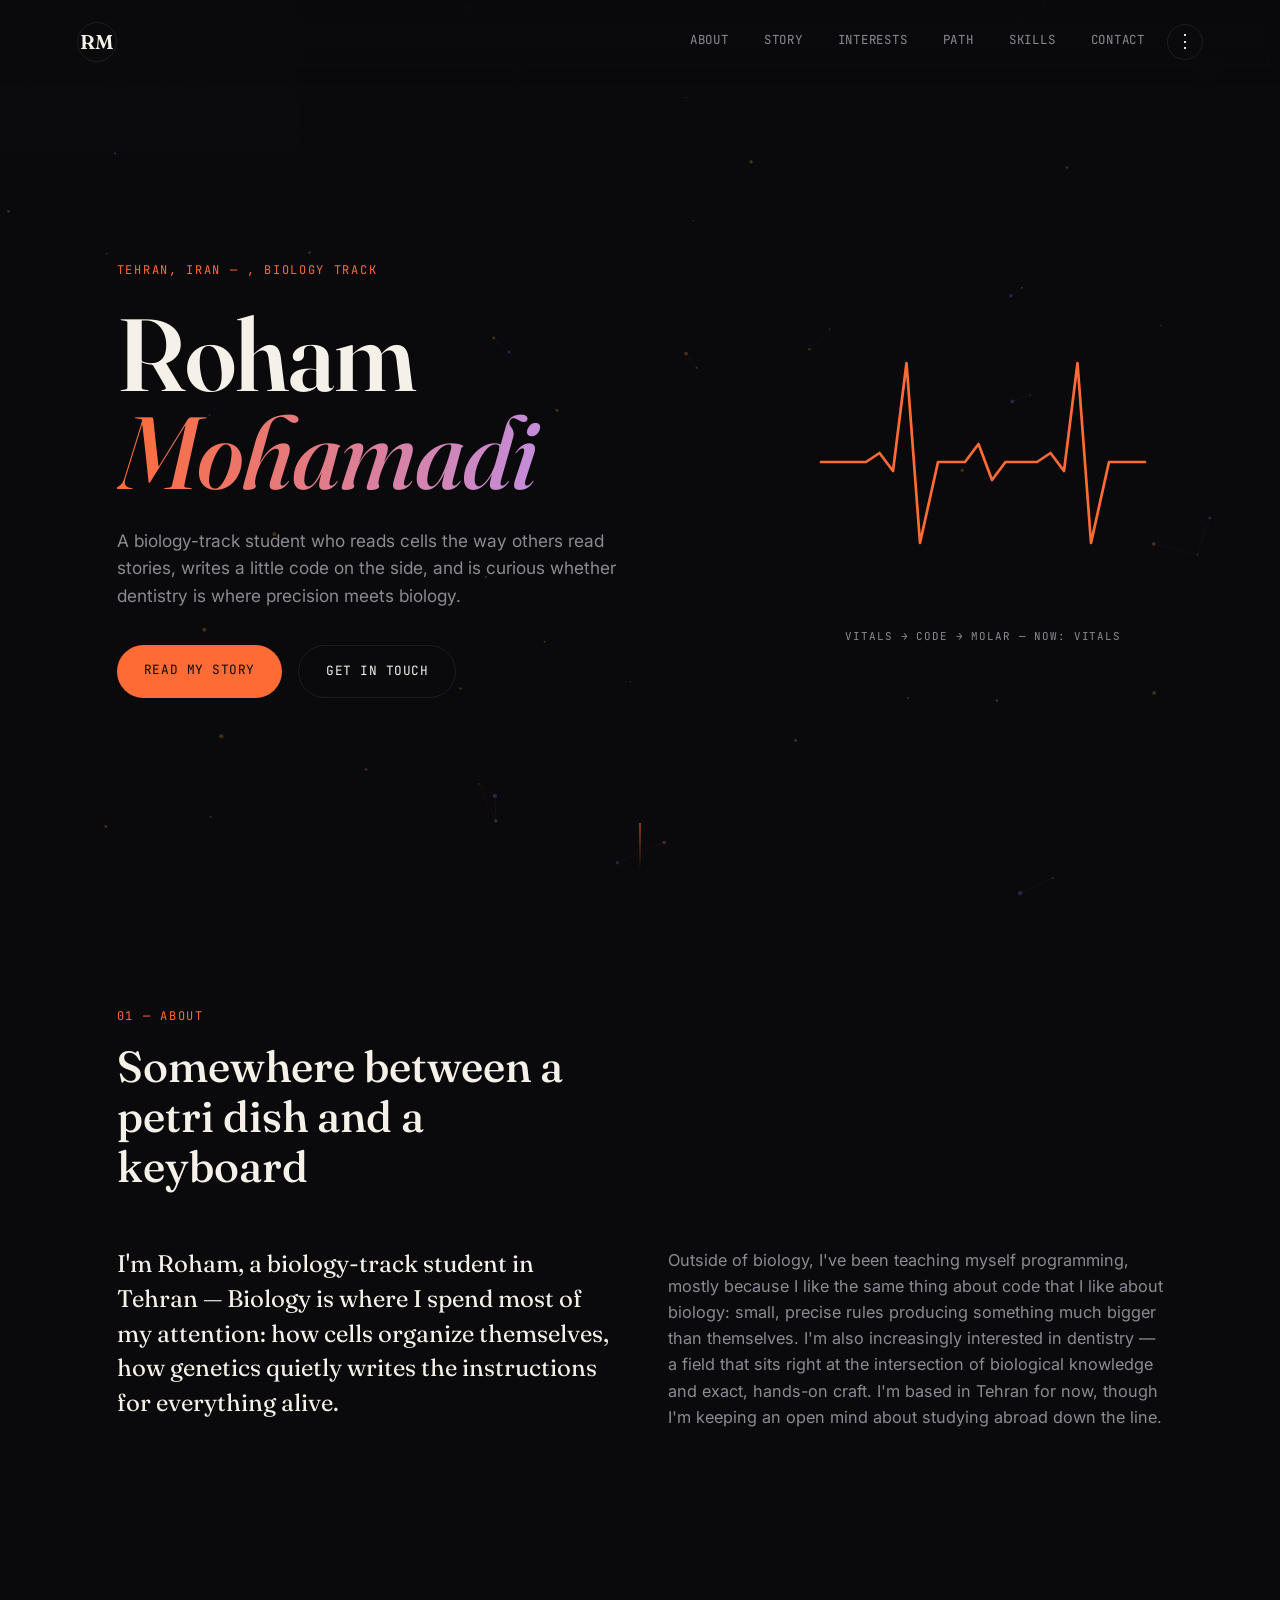
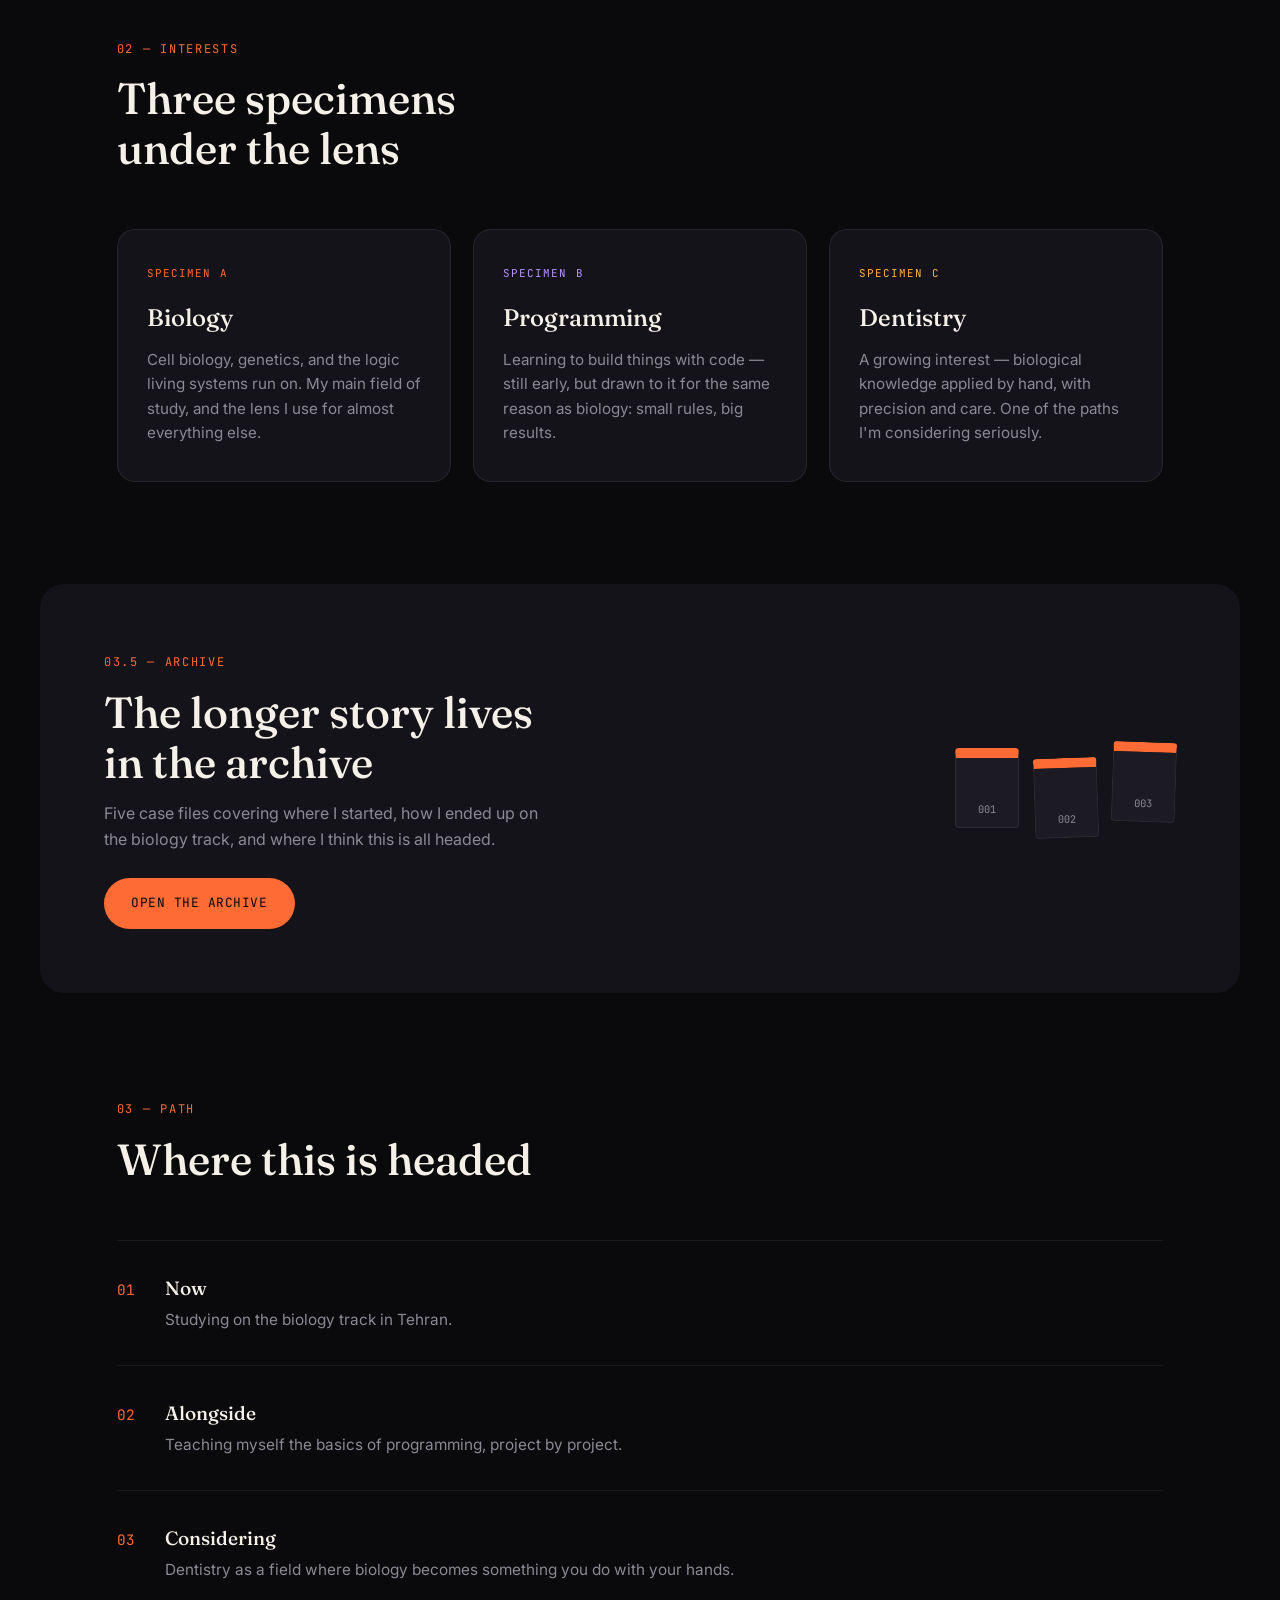
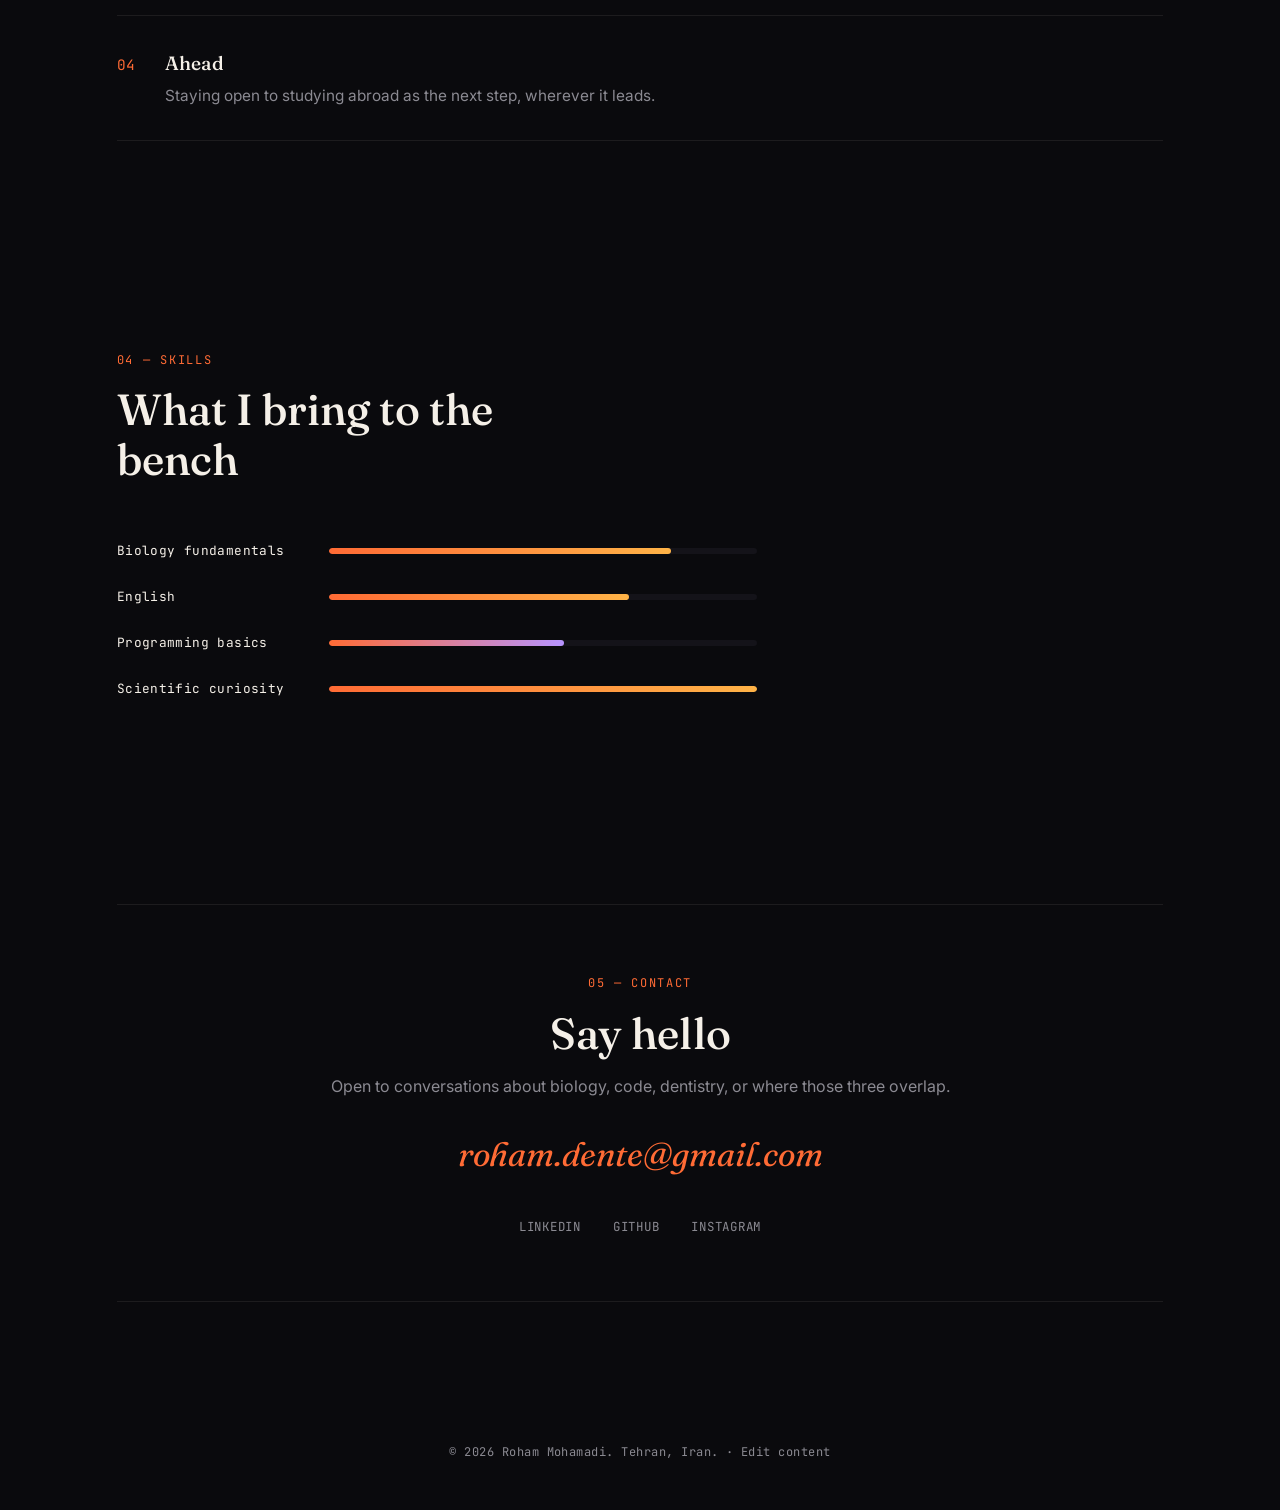
<file: index.html>
<!DOCTYPE html>
<html lang="en">
<head>
<meta charset="UTF-8">
<script>
(function(){
  try{
    if (localStorage.getItem('rm-theme') === 'light') document.documentElement.setAttribute('data-theme','light');
    if (localStorage.getItem('rm-motion') === 'reduced') document.documentElement.setAttribute('data-motion','reduced');
  }catch(e){}
})();
</script>
<meta name="viewport" content="width=device-width, initial-scale=1.0">
<title>Roham Mohamadi — Biology Student &amp; Curious Mind, Tehran</title>
<meta name="description" content="Roham Mohamadi is a NODET (SAMPAD) biology-track high school student in Tehran, exploring genetics, dentistry, and code. Official personal site.">
<meta name="keywords" content="Roham Mohamadi, Roham Mohamadi Tehran, Roham Mohamadi biology, Roham Mohamadi student">
<meta name="author" content="Roham Mohamadi">
<meta name="robots" content="index, follow">
<link rel="canonical" href="https://roham615.github.io/roham-mohamadi-site/">

<!-- Open Graph -->
<meta property="og:type" content="profile">
<meta property="og:title" content="Roham Mohamadi — Biology Student & Curious Mind">
<meta property="og:description" content="Personal site of Roham Mohamadi: NODET (SAMPAD) biology-track student in Tehran, exploring genetics, dentistry, and programming.">
<meta property="og:url" content="https://roham615.github.io/roham-mohamadi-site/">
<meta property="og:site_name" content="Roham Mohamadi">
<meta property="profile:first_name" content="Roham">
<meta property="profile:last_name" content="Mohamadi">

<!-- Twitter -->
<meta name="twitter:card" content="summary_large_image">
<meta name="twitter:title" content="Roham Mohamadi — Biology Student & Curious Mind">
<meta name="twitter:description" content="NODET (SAMPAD) biology-track student in Tehran, exploring genetics, dentistry, and programming.">

<link rel="icon" href="data:image/svg+xml,<svg xmlns=%22http://www.w3.org/2000/svg%22 viewBox=%220 0 100 100%22><circle cx=%2250%22 cy=%2250%22 r=%2245%22 fill=%22%230a0a0d%22/><text x=%2250%22 y=%2266%22 font-size=%2260%22 fill=%22%23ff6b35%22 text-anchor=%22middle%22 font-family=%22Georgia%22>R</text></svg>">

<link rel="preconnect" href="https://fonts.googleapis.com">
<link rel="preconnect" href="https://fonts.gstatic.com" crossorigin>
<link href="https://fonts.googleapis.com/css2?family=Fraunces:ital,opsz,wght@0,9..144,400;0,9..144,500;0,9..144,600;0,9..144,700;1,9..144,500&family=Inter:wght@400;500;600&family=JetBrains+Mono:wght@400;500&display=swap" rel="stylesheet">

<link rel="stylesheet" href="css/style.css">

<script type="application/ld+json">
{
  "@context": "https://schema.org",
  "@type": "Person",
  "name": "Roham Mohamadi",
  "alternateName": "Roham",
  "url": "https://roham615.github.io/roham-mohamadi-site/",
  "jobTitle": "High School Student",
  "affiliation": {
    "@type": "EducationalOrganization",
    "name": "NODET (SAMPAD) — National Organization for Development of Exceptional Talents"
  },
  "address": {
    "@type": "PostalAddress",
    "addressLocality": "Tehran",
    "addressCountry": "IR"
  },
  "knowsAbout": ["Biology", "Genetics", "Dentistry", "Programming", "Computer Science"],
  "description": "Roham Mohamadi is a biology-track student at NODET (SAMPAD) in Tehran, interested in genetics, dentistry, and programming."
}
</script>
</head>
<body>

<canvas id="bg-canvas"></canvas>
<div class="cursor-glow" id="cursorGlow"></div>
<svg class="grain-overlay" xmlns="http://www.w3.org/2000/svg">
  <filter id="grainFilter"><feTurbulence type="fractalNoise" baseFrequency="0.85" numOctaves="2" stitchTiles="stitch"/></filter>
  <rect width="100%" height="100%" filter="url(#grainFilter)"/>
</svg>

<div class="progress-bar" id="progressBar"></div>

<header class="nav" id="nav">
  <a href="#top" class="nav-mark">RM</a>
  <div class="nav-right">
    <nav class="nav-links">
      <a href="#about">About</a>
      <a href="biography.html">Story</a>
      <a href="#interests">Interests</a>
      <a href="#path">Path</a>
      <a href="#skills">Skills</a>
      <a href="#contact">Contact</a>
    </nav>
    <button class="hamburger" id="hamburger" aria-label="Open menu" aria-expanded="false">
      <span></span><span></span><span></span>
    </button>
    <button class="settings-btn" id="settingsBtn" aria-label="Site settings" aria-expanded="false">&#8942;</button>
  </div>
</header>

<div class="settings-panel" id="settingsPanel">
  <div class="settings-row">
    <span>Theme</span>
    <div class="theme-toggle" role="group" aria-label="Theme">
      <button type="button" class="theme-opt active" data-theme-choice="dark">Dark</button>
      <button type="button" class="theme-opt" data-theme-choice="light">Light</button>
    </div>
  </div>
  <div class="settings-row">
    <span>Reduce motion</span>
    <button type="button" class="switch" id="motionSwitch" role="switch" aria-checked="false"><span></span></button>
  </div>
  <a href="admin/" class="settings-link">Edit content</a>
  <a href="https://github.com/roham615/roham-mohamadi-site" target="_blank" rel="noopener" class="settings-link">View source on GitHub</a>
</div>

<div class="mobile-menu" id="mobileMenu">
  <a href="#about">About</a>
  <a href="biography.html">Story</a>
  <a href="#interests">Interests</a>
  <a href="#path">Path</a>
  <a href="#skills">Skills</a>
  <a href="#contact">Contact</a>
</div>

<main>

  <!-- HERO -->
  <section class="hero" id="top">
    <div class="hero-inner">
      <p class="eyebrow reveal" id="hero-eyebrow">Tehran, Iran &mdash; NODET / SAMPAD, Biology Track</p>
      <h1 class="hero-name reveal">
        <span class="hero-name-line" id="hero-first-name">Roham</span>
        <span class="hero-name-line hero-name-accent" id="hero-last-name">Mohamadi</span>
      </h1>
      <p class="hero-sub reveal" id="hero-subtitle">
        A biology-track student who reads cells the way others read stories,
        writes a little code on the side, and is curious whether dentistry
        is where precision meets biology.
      </p>
      <div class="hero-actions reveal">
        <a href="#about" class="btn btn-primary">Read my story</a>
        <a href="#contact" class="btn btn-ghost">Get in touch</a>
      </div>
    </div>
    <div class="hero-visual" aria-hidden="true">
      <svg id="specimenSvg" viewBox="0 0 400 340" fill="none" xmlns="http://www.w3.org/2000/svg">
        <!-- Stage 1: heartbeat / EKG waveform -->
        <path id="ekgPath"
          d="M20 170 L70 170 L85 160 L100 180 L115 60 L130 260 L150 170 L180 170
             L195 150 L210 190 L225 170 L260 170 L275 160 L290 180 L305 60 L320 260 L340 170 L380 170"
          stroke="#ff6b35" stroke-width="3" stroke-linecap="round" stroke-linejoin="round" fill="none"/>
        <!-- Stage 2: code brackets -->
        <path id="codePath"
          d="M170 90 C150 90 145 105 145 125 C145 145 130 155 115 160 C130 165 145 175 145 195 C145 215 150 230 170 230
             M230 90 C250 90 255 105 255 125 C255 145 270 155 285 160 C270 165 255 175 255 195 C255 215 250 230 230 230
             M175 130 L215 130
             M175 155 L205 155
             M175 180 L225 180"
          stroke="#b794ff" stroke-width="3" stroke-linecap="round" stroke-linejoin="round" fill="none" opacity="0"/>
        <!-- Stage 3: molar -->
        <path id="molarPath"
          d="M130 210 C120 250, 140 280, 165 275 C180 272, 178 245, 190 245 C202 245, 200 274, 218 276
             C244 279, 262 248, 250 208 C244 188, 224 178, 200 180 C176 178, 138 188, 130 210 Z"
          stroke="#ffb347" stroke-width="3" stroke-linecap="round" stroke-linejoin="round" fill="none" opacity="0"/>
      </svg>
      <span class="visual-caption" id="visualCaption">vitals &rarr; code &rarr; molar</span>
    </div>
    <div class="scroll-cue" aria-hidden="true"><span></span></div>
  </section>

  <!-- ABOUT -->
  <section class="about" id="about">
    <div class="section-head reveal">
      <span class="eyebrow">01 &mdash; About</span>
      <h2>Somewhere between a petri dish and a keyboard</h2>
    </div>
    <div class="about-grid">
      <p class="about-lead reveal" id="about-lead">
        I'm Roham, a biology-track student in the NODET (SAMPAD) system in Tehran &mdash;
        a national program for students who lean hard into science early.
        Biology is where I spend most of my attention: how cells organize
        themselves, how genetics quietly writes the instructions for
        everything alive.
      </p>
      <p class="about-detail reveal" id="about-detail">
        Outside of biology, I've been teaching myself programming, mostly
        because I like the same thing about code that I like about biology:
        small, precise rules producing something much bigger than themselves.
        I'm also increasingly interested in dentistry &mdash; a field that
        sits right at the intersection of biological knowledge and exact,
        hands-on craft. I'm based in Tehran for now, though I'm keeping an
        open mind about studying abroad down the line.
      </p>
    </div>
  </section>

  <!-- INTERESTS -->
  <section class="interests" id="interests">
    <div class="section-head reveal">
      <span class="eyebrow">02 &mdash; Interests</span>
      <h2>Three specimens under the lens</h2>
    </div>
    <div class="specimen-grid">
      <article class="specimen-card reveal">
        <div class="specimen-tag" id="card1-tag">SPECIMEN A</div>
        <h3 id="card1-title">Biology</h3>
        <p id="card1-desc">Cell biology, genetics, and the logic living systems run on. My main field of study, and the lens I use for almost everything else.</p>
      </article>
      <article class="specimen-card reveal">
        <div class="specimen-tag" id="card2-tag">SPECIMEN B</div>
        <h3 id="card2-title">Programming</h3>
        <p id="card2-desc">Learning to build things with code &mdash; still early, but drawn to it for the same reason as biology: small rules, big results.</p>
      </article>
      <article class="specimen-card reveal">
        <div class="specimen-tag" id="card3-tag">SPECIMEN C</div>
        <h3 id="card3-title">Dentistry</h3>
        <p id="card3-desc">A growing interest &mdash; biological knowledge applied by hand, with precision and care. One of the paths I'm considering seriously.</p>
      </article>
    </div>
  </section>

  <!-- BIOGRAPHY TEASER -->
  <section class="bio-teaser" id="biography">
    <div class="bio-teaser-inner reveal">
      <span class="eyebrow">03.5 &mdash; Archive</span>
      <h2>The longer story lives in the archive</h2>
      <p>Five case files covering where I started, how I ended up on the biology track, and where I think this is all headed.</p>
      <a href="biography.html" class="btn btn-primary">Open the archive</a>
    </div>
    <div class="bio-teaser-visual" aria-hidden="true">
      <div class="mini-folder">001</div>
      <div class="mini-folder">002</div>
      <div class="mini-folder">003</div>
    </div>
  </section>

  <!-- PATH / TIMELINE -->
  <section class="path" id="path">
    <div class="section-head reveal">
      <span class="eyebrow">03 &mdash; Path</span>
      <h2>Where this is headed</h2>
    </div>
    <ol class="timeline">
      <li class="timeline-item reveal">
        <span class="timeline-index">01</span>
        <div class="timeline-body">
          <h3 id="tl1-title">Now</h3>
          <p id="tl1-desc">Studying on the biology track at NODET (SAMPAD) in Tehran.</p>
        </div>
      </li>
      <li class="timeline-item reveal">
        <span class="timeline-index">02</span>
        <div class="timeline-body">
          <h3 id="tl2-title">Alongside</h3>
          <p id="tl2-desc">Teaching myself the basics of programming, project by project.</p>
        </div>
      </li>
      <li class="timeline-item reveal">
        <span class="timeline-index">03</span>
        <div class="timeline-body">
          <h3 id="tl3-title">Considering</h3>
          <p id="tl3-desc">Dentistry as a field where biology becomes something you do with your hands.</p>
        </div>
      </li>
      <li class="timeline-item reveal">
        <span class="timeline-index">04</span>
        <div class="timeline-body">
          <h3 id="tl4-title">Ahead</h3>
          <p id="tl4-desc">Staying open to studying abroad as the next step, wherever it leads.</p>
        </div>
      </li>
    </ol>
  </section>

  <!-- SKILLS -->
  <section class="skills" id="skills">
    <div class="section-head reveal">
      <span class="eyebrow">04 &mdash; Skills</span>
      <h2>What I bring to the bench</h2>
    </div>
    <div class="skills-grid">
      <div class="skill-row reveal">
        <span class="skill-name" id="skill1-name">Biology fundamentals</span>
        <div class="skill-bar" id="skill1-bar"><span style="--level:88%"></span></div>
      </div>
      <div class="skill-row reveal">
        <span class="skill-name" id="skill2-name">Genetics</span>
        <div class="skill-bar" id="skill2-bar"><span style="--level:75%"></span></div>
      </div>
      <div class="skill-row reveal">
        <span class="skill-name" id="skill3-name">Programming basics</span>
        <div class="skill-bar" id="skill3-bar"><span style="--level:55%"></span></div>
      </div>
      <div class="skill-row reveal">
        <span class="skill-name" id="skill4-name">Scientific curiosity</span>
        <div class="skill-bar" id="skill4-bar"><span style="--level:97%"></span></div>
      </div>
    </div>
  </section>

  <!-- CONTACT -->
  <section class="contact" id="contact">
    <div class="contact-inner reveal">
      <span class="eyebrow">05 &mdash; Contact</span>
      <h2>Say hello</h2>
      <p id="contact-desc">Open to conversations about biology, code, dentistry, or where those three overlap.</p>
      <a class="contact-email" id="contact-email" href="mailto:your-email@example.com">your-email@example.com</a>
      <div class="contact-socials">
        <a href="#" id="contact-linkedin" aria-label="LinkedIn">LinkedIn</a>
        <a href="#" id="contact-github" aria-label="GitHub">GitHub</a>
        <a href="#" id="contact-instagram" aria-label="Instagram">Instagram</a>
      </div>
    </div>
  </section>

</main>

<footer class="site-footer">
  <p>&copy; <span id="year"></span> Roham Mohamadi. Tehran, Iran. &middot; <a href="admin/" style="color:var(--gray);">Edit content</a></p>
</footer>

<script src="js/main.js"></script>
</body>
</html>
</file>
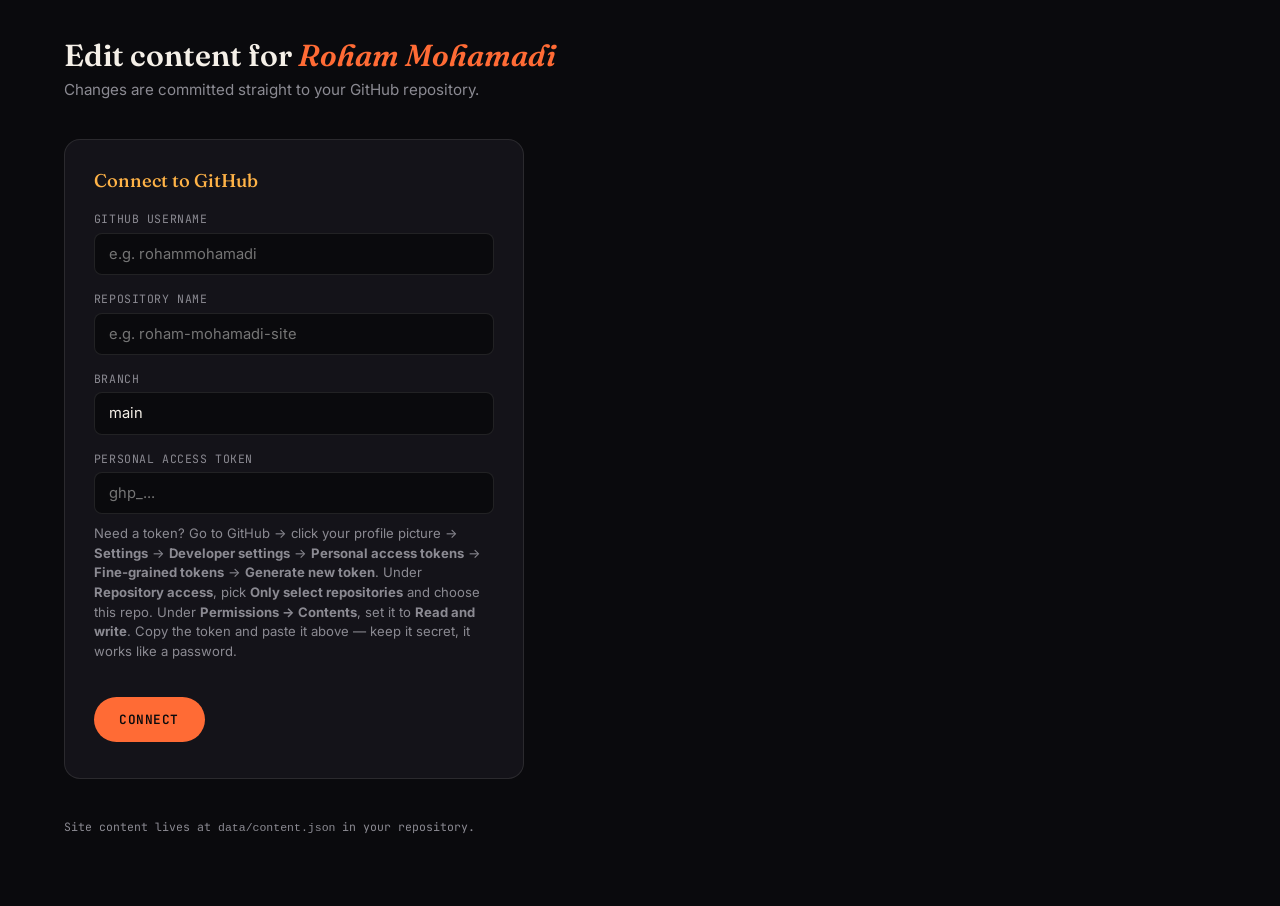
<file: admin/index.html>
<!DOCTYPE html>
<html lang="en">
<head>
<meta charset="UTF-8">
<meta name="viewport" content="width=device-width, initial-scale=1.0">
<title>Edit Content — Roham Mohamadi</title>
<meta name="robots" content="noindex, nofollow">
<link rel="preconnect" href="https://fonts.googleapis.com">
<link rel="preconnect" href="https://fonts.gstatic.com" crossorigin>
<link href="https://fonts.googleapis.com/css2?family=Fraunces:ital,opsz,wght@0,9..144,500;0,9..144,600;1,9..144,500&family=Inter:wght@400;500;600&family=JetBrains+Mono:wght@400;500&display=swap" rel="stylesheet">
<style>
  :root{
    --void:#0a0a0d; --panel:#141319; --panel-2:#1c1a22;
    --orange:#ff6b35; --amber:#ffb347; --bone:#f5f0e8; --gray:#8b8a92;
    --line:rgba(245,240,232,0.1);
    --display:"Fraunces", Georgia, serif;
    --body:"Inter", -apple-system, sans-serif;
    --mono:"JetBrains Mono", monospace;
  }
  *{box-sizing:border-box;}
  body{
    margin:0; background:var(--void); color:var(--bone);
    font-family:var(--body); min-height:100vh;
    padding:4vh 5vw 8vh;
  }
  h1{font-family:var(--display); font-weight:600; font-size:1.9rem; margin:0 0 0.4rem;}
  h1 span{color:var(--orange); font-style:italic;}
  .sub{color:var(--gray); margin:0 0 2.5rem; font-size:0.95rem;}
  .card{
    background:var(--panel); border:1px solid var(--line); border-radius:16px;
    padding:1.8rem; margin-bottom:1.4rem; max-width:640px;
  }
  .card h2{
    font-family:var(--display); font-weight:500; font-size:1.15rem;
    margin:0 0 1.2rem; color:var(--amber);
  }
  label{
    display:block; font-family:var(--mono); font-size:0.72rem;
    letter-spacing:0.05em; text-transform:uppercase; color:var(--gray);
    margin:1rem 0 0.4rem;
  }
  label:first-of-type{margin-top:0;}
  input[type=text], input[type=password], input[type=number], textarea{
    width:100%; background:var(--void); border:1px solid var(--line);
    border-radius:8px; padding:0.7rem 0.9rem; color:var(--bone);
    font-family:var(--body); font-size:0.92rem; resize:vertical;
    transition:border-color 0.25s ease;
  }
  input:focus, textarea:focus{outline:none; border-color:var(--orange);}
  textarea{min-height:70px; line-height:1.5;}
  .row2{display:grid; grid-template-columns:1fr 1fr; gap:1rem;}
  .btn{
    font-family:var(--mono); font-size:0.8rem; letter-spacing:0.04em;
    text-transform:uppercase; padding:0.85rem 1.6rem; border-radius:999px;
    border:none; cursor:pointer; transition:transform 0.25s ease, opacity 0.25s ease;
  }
  .btn-primary{background:var(--orange); color:var(--void); font-weight:600;}
  .btn-primary:hover{transform:translateY(-2px);}
  .btn-primary:disabled{opacity:0.5; cursor:not-allowed; transform:none;}
  .btn-ghost{background:transparent; border:1px solid var(--line); color:var(--bone);}
  .btn-ghost:hover{border-color:var(--orange); color:var(--orange);}
  .msg{
    font-family:var(--mono); font-size:0.82rem; padding:0.9rem 1rem;
    border-radius:10px; margin-bottom:1.4rem; max-width:640px; display:none;
  }
  .msg.show{display:block;}
  .msg.ok{background:rgba(255,107,53,0.12); border:1px solid rgba(255,107,53,0.35); color:var(--amber);}
  .msg.err{background:rgba(255,80,80,0.1); border:1px solid rgba(255,80,80,0.35); color:#ff8080;}
  .top-bar{display:flex; justify-content:space-between; align-items:center; flex-wrap:wrap; gap:1rem; margin-bottom:1.5rem; max-width:640px;}
  .hint{color:var(--gray); font-size:0.82rem; margin-top:0.6rem; line-height:1.5;}
  .hint a{color:var(--orange);}
  #app{display:none;}
  #loginScreen .card{max-width:460px;}
  footer{margin-top:2.5rem; color:var(--gray); font-family:var(--mono); font-size:0.72rem;}
  .section-actions{position:sticky; bottom:0; background:linear-gradient(to top, var(--void) 60%, transparent); padding:1.5rem 0 0.5rem; max-width:640px;}
</style>
</head>
<body>

<h1>Edit content for <span>Roham Mohamadi</span></h1>
<p class="sub">Changes are committed straight to your GitHub repository.</p>

<div id="loginScreen">
  <div class="msg err" id="loginError"></div>
  <div class="card">
    <h2>Connect to GitHub</h2>
    <label for="ghOwner">GitHub username</label>
    <input type="text" id="ghOwner" placeholder="e.g. rohammohamadi">
    <label for="ghRepo">Repository name</label>
    <input type="text" id="ghRepo" placeholder="e.g. roham-mohamadi-site">
    <label for="ghBranch">Branch</label>
    <input type="text" id="ghBranch" value="main">
    <label for="ghToken">Personal access token</label>
    <input type="password" id="ghToken" placeholder="ghp_...">
    <p class="hint">
      Need a token? Go to GitHub &rarr; click your profile picture &rarr;
      <b>Settings</b> &rarr; <b>Developer settings</b> &rarr;
      <b>Personal access tokens</b> &rarr; <b>Fine-grained tokens</b> &rarr;
      <b>Generate new token</b>. Under <b>Repository access</b>, pick
      <b>Only select repositories</b> and choose this repo. Under
      <b>Permissions &rarr; Contents</b>, set it to <b>Read and write</b>.
      Copy the token and paste it above &mdash; keep it secret, it works like a password.
    </p>
    <div class="section-actions" style="position:static; background:none; padding-top:1.4rem;">
      <button class="btn btn-primary" onclick="connect()">Connect</button>
    </div>
  </div>
</div>

<div id="app">
  <div class="top-bar">
    <span class="hint" id="repoLabel"></span>
    <button class="btn btn-ghost" onclick="logout()">Log out</button>
  </div>
  <div class="msg" id="statusMsg"></div>

  <div class="card">
    <h2>Hero</h2>
    <label>Eyebrow line</label>
    <input type="text" id="f_hero_eyebrow">
    <div class="row2">
      <div><label>First name</label><input type="text" id="f_hero_firstName"></div>
      <div><label>Last name</label><input type="text" id="f_hero_lastName"></div>
    </div>
    <label>Subtitle</label>
    <textarea id="f_hero_subtitle"></textarea>
  </div>

  <div class="card">
    <h2>About</h2>
    <label>Lead paragraph</label>
    <textarea id="f_about_lead"></textarea>
    <label>Detail paragraph</label>
    <textarea id="f_about_detail"></textarea>
  </div>

  <div class="card">
    <h2>Biography Archive Page</h2>
    <label>Page title</label>
    <input type="text" id="f_biography_pageTitle">
    <label>Page intro</label>
    <textarea id="f_biography_pageIntro"></textarea>
    <div id="biographyFields"></div>
  </div>

  <div class="card">
    <h2>Interests — 3 cards</h2>
    <div id="interestsFields"></div>
  </div>

  <div class="card">
    <h2>Path / Timeline — 4 steps</h2>
    <div id="timelineFields"></div>
  </div>

  <div class="card">
    <h2>Skills — 4 bars</h2>
    <div id="skillsFields"></div>
  </div>

  <div class="card">
    <h2>Contact</h2>
    <label>Description</label>
    <textarea id="f_contact_description"></textarea>
    <label>Email</label>
    <input type="text" id="f_contact_email">
    <div class="row2">
      <div><label>LinkedIn URL</label><input type="text" id="f_contact_linkedin"></div>
      <div><label>GitHub URL</label><input type="text" id="f_contact_github"></div>
    </div>
    <label>Instagram URL</label>
    <input type="text" id="f_contact_instagram">
  </div>

  <div class="section-actions">
    <button class="btn btn-primary" id="saveBtn" onclick="save()">Save &amp; publish</button>
  </div>
</div>

<footer>Site content lives at <code>data/content.json</code> in your repository.</footer>

<script>
let state = { owner:'', repo:'', branch:'main', token:'', sha:'' };

function buildRepeatingFields(containerId, keys, fields){
  const container = document.getElementById(containerId);
  container.innerHTML = keys.map((key, i) => {
    return `<div style="padding:0.9rem 0; border-top:${i>0 ? '1px solid var(--line)' : 'none'};">
      <label style="margin-top:${i>0?'0.9rem':'0'};">${key.label}</label>
      ${fields.map(f => `
        <label>${f.label}</label>
        ${f.type === 'textarea'
          ? `<textarea id="f_${key.id}_${f.name}"></textarea>`
          : `<input type="${f.type||'text'}" id="f_${key.id}_${f.name}">`}
      `).join('')}
    </div>`;
  }).join('');
}

buildRepeatingFields('biographyFields',
  [{id:'topic1',label:'Folder 1'},{id:'topic2',label:'Folder 2'},{id:'topic3',label:'Folder 3'},{id:'topic4',label:'Folder 4'},{id:'topic5',label:'Folder 5'}],
  [{name:'folderLabel',label:'Folder label (e.g. 001 — EARLY YEARS)'},{name:'title',label:'Title'},{name:'body',label:'Body text',type:'textarea'}]
);
buildRepeatingFields('interestsFields',
  [{id:'card1',label:'Card 1'},{id:'card2',label:'Card 2'},{id:'card3',label:'Card 3'}],
  [{name:'tag',label:'Tag label'},{name:'title',label:'Title'},{name:'description',label:'Description',type:'textarea'}]
);
buildRepeatingFields('timelineFields',
  [{id:'item1',label:'Step 1'},{id:'item2',label:'Step 2'},{id:'item3',label:'Step 3'},{id:'item4',label:'Step 4'}],
  [{name:'title',label:'Title'},{name:'description',label:'Description',type:'textarea'}]
);
buildRepeatingFields('skillsFields',
  [{id:'skill1',label:'Skill 1'},{id:'skill2',label:'Skill 2'},{id:'skill3',label:'Skill 3'},{id:'skill4',label:'Skill 4'}],
  [{name:'name',label:'Name'},{name:'level',label:'Level (0-100)',type:'number'}]
);

function b64EncodeUnicode(str){
  return btoa(encodeURIComponent(str).replace(/%([0-9A-F]{2})/g, (m, p1) => String.fromCharCode('0x' + p1)));
}
function b64DecodeUnicode(str){
  return decodeURIComponent(atob(str).split('').map(c => '%' + ('00' + c.charCodeAt(0).toString(16)).slice(-2)).join(''));
}

function showMsg(id, text, type){
  const el = document.getElementById(id);
  el.textContent = text;
  el.className = 'msg show ' + type;
}

async function connect(){
  const owner = document.getElementById('ghOwner').value.trim();
  const repo = document.getElementById('ghRepo').value.trim();
  const branch = document.getElementById('ghBranch').value.trim() || 'main';
  const token = document.getElementById('ghToken').value.trim();

  if (!owner || !repo || !token){
    showMsg('loginError', 'Please fill in username, repository name, and token.', 'err');
    return;
  }

  try{
    const res = await fetch(`https://api.github.com/repos/${owner}/${repo}/contents/data/content.json?ref=${branch}`, {
      headers: { Authorization: `token ${token}`, Accept: 'application/vnd.github+json' }
    });
    if (!res.ok){
      const body = await res.json().catch(() => ({}));
      throw new Error(body.message || `GitHub returned ${res.status}`);
    }
    const data = await res.json();
    const content = JSON.parse(b64DecodeUnicode(data.content.replace(/\n/g, '')));

    state = { owner, repo, branch, token, sha: data.sha };
    sessionStorage.setItem('rm_admin_state', JSON.stringify(state));

    fillForm(content);
    document.getElementById('loginScreen').style.display = 'none';
    document.getElementById('app').style.display = 'block';
    document.getElementById('repoLabel').textContent = `Connected to ${owner}/${repo} (${branch})`;
  }catch(err){
    showMsg('loginError', 'Could not connect: ' + err.message, 'err');
  }
}

function fillForm(data){
  const set = (id, val) => { const el = document.getElementById(id); if (el) el.value = val ?? ''; };
  set('f_hero_eyebrow', data.hero?.eyebrow);
  set('f_hero_firstName', data.hero?.firstName);
  set('f_hero_lastName', data.hero?.lastName);
  set('f_hero_subtitle', data.hero?.subtitle);
  set('f_about_lead', data.about?.lead);
  set('f_about_detail', data.about?.detail);
  set('f_biography_pageTitle', data.biography?.pageTitle);
  set('f_biography_pageIntro', data.biography?.pageIntro);
  ['topic1','topic2','topic3','topic4','topic5'].forEach(k => {
    set(`f_${k}_folderLabel`, data.biography?.[k]?.folderLabel);
    set(`f_${k}_title`, data.biography?.[k]?.title);
    set(`f_${k}_body`, data.biography?.[k]?.body);
  });
  ['card1','card2','card3'].forEach(k => {
    set(`f_${k}_tag`, data.interests?.[k]?.tag);
    set(`f_${k}_title`, data.interests?.[k]?.title);
    set(`f_${k}_description`, data.interests?.[k]?.description);
  });
  ['item1','item2','item3','item4'].forEach(k => {
    set(`f_${k}_title`, data.timeline?.[k]?.title);
    set(`f_${k}_description`, data.timeline?.[k]?.description);
  });
  ['skill1','skill2','skill3','skill4'].forEach(k => {
    set(`f_${k}_name`, data.skills?.[k]?.name);
    set(`f_${k}_level`, data.skills?.[k]?.level);
  });
  set('f_contact_description', data.contact?.description);
  set('f_contact_email', data.contact?.email);
  set('f_contact_linkedin', data.contact?.linkedin);
  set('f_contact_github', data.contact?.github);
  set('f_contact_instagram', data.contact?.instagram);
}

function collectForm(){
  const get = id => document.getElementById(id)?.value ?? '';
  const obj = {
    hero: {
      eyebrow: get('f_hero_eyebrow'), firstName: get('f_hero_firstName'),
      lastName: get('f_hero_lastName'), subtitle: get('f_hero_subtitle')
    },
    about: { lead: get('f_about_lead'), detail: get('f_about_detail') },
    biography: {
      pageTitle: get('f_biography_pageTitle'),
      pageIntro: get('f_biography_pageIntro')
    },
    interests: {}, timeline: {}, skills: {},
    contact: {
      description: get('f_contact_description'), email: get('f_contact_email'),
      linkedin: get('f_contact_linkedin'), github: get('f_contact_github'),
      instagram: get('f_contact_instagram')
    }
  };
  ['card1','card2','card3'].forEach(k => {
    obj.interests[k] = { tag: get(`f_${k}_tag`), title: get(`f_${k}_title`), description: get(`f_${k}_description`) };
  });
  ['topic1','topic2','topic3','topic4','topic5'].forEach(k => {
    obj.biography[k] = { folderLabel: get(`f_${k}_folderLabel`), title: get(`f_${k}_title`), body: get(`f_${k}_body`) };
  });
  ['item1','item2','item3','item4'].forEach(k => {
    obj.timeline[k] = { title: get(`f_${k}_title`), description: get(`f_${k}_description`) };
  });
  ['skill1','skill2','skill3','skill4'].forEach(k => {
    obj.skills[k] = { name: get(`f_${k}_name`), level: Number(get(`f_${k}_level`)) || 0 };
  });
  return obj;
}

async function save(){
  const btn = document.getElementById('saveBtn');
  btn.disabled = true;
  btn.textContent = 'Saving…';
  try{
    const newContent = JSON.stringify(collectForm(), null, 2);
    const res = await fetch(`https://api.github.com/repos/${state.owner}/${state.repo}/contents/data/content.json`, {
      method: 'PUT',
      headers: { Authorization: `token ${state.token}`, Accept: 'application/vnd.github+json' },
      body: JSON.stringify({
        message: 'Update site content via admin panel',
        content: b64EncodeUnicode(newContent),
        sha: state.sha,
        branch: state.branch
      })
    });
    if (!res.ok){
      const body = await res.json().catch(() => ({}));
      throw new Error(body.message || `GitHub returned ${res.status}`);
    }
    const data = await res.json();
    state.sha = data.content.sha;
    showMsg('statusMsg', 'Saved. Your live site will update in about a minute.', 'ok');
  }catch(err){
    showMsg('statusMsg', 'Save failed: ' + err.message, 'err');
  }finally{
    btn.disabled = false;
    btn.textContent = 'Save & publish';
  }
}

function logout(){
  sessionStorage.removeItem('rm_admin_state');
  location.reload();
}

// Restore session if already connected in this tab
(function restore(){
  const saved = sessionStorage.getItem('rm_admin_state');
  if (!saved) return;
  try{
    const s = JSON.parse(saved);
    document.getElementById('ghOwner').value = s.owner;
    document.getElementById('ghRepo').value = s.repo;
    document.getElementById('ghBranch').value = s.branch;
    document.getElementById('ghToken').value = s.token;
    connect();
  }catch(e){}
})();
</script>
</body>
</html>
</file>
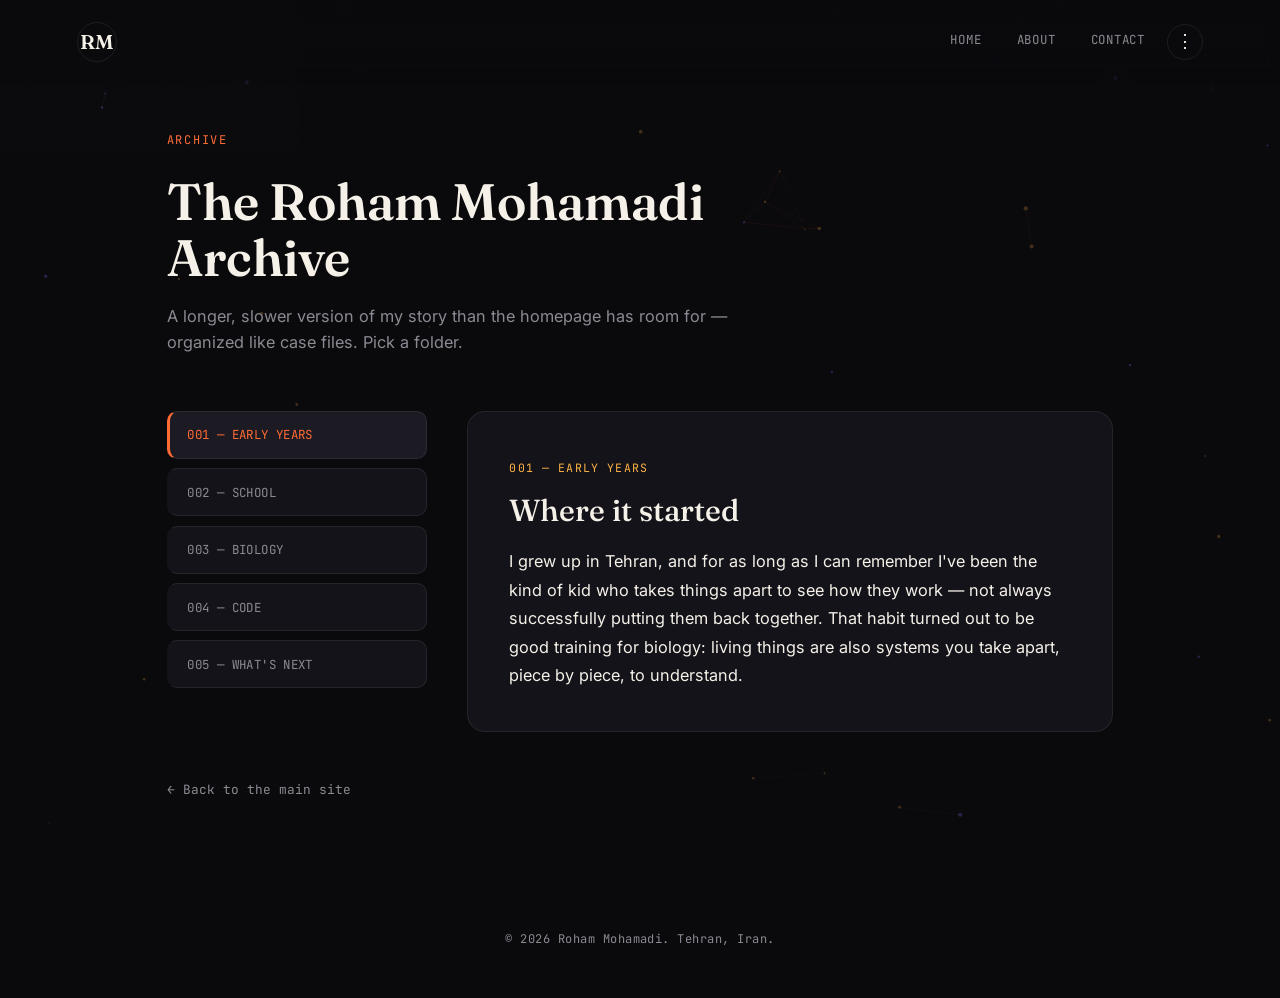
<file: biography.html>
<!DOCTYPE html>
<html lang="en">
<head>
<meta charset="UTF-8">
<script>
(function(){
  try{
    if (localStorage.getItem('rm-theme') === 'light') document.documentElement.setAttribute('data-theme','light');
    if (localStorage.getItem('rm-motion') === 'reduced') document.documentElement.setAttribute('data-motion','reduced');
  }catch(e){}
})();
</script>
<meta name="viewport" content="width=device-width, initial-scale=1.0">
<title>The Archive — Roham Mohamadi</title>
<meta name="description" content="The longer story of Roham Mohamadi — a biology-track NODET (SAMPAD) student in Tehran — told across five case files.">
<meta name="robots" content="index, follow">
<link rel="canonical" href="https://roham615.github.io/roham-mohamadi-site/biography.html">

<link rel="preconnect" href="https://fonts.googleapis.com">
<link rel="preconnect" href="https://fonts.gstatic.com" crossorigin>
<link href="https://fonts.googleapis.com/css2?family=Fraunces:ital,opsz,wght@0,9..144,400;0,9..144,500;0,9..144,600;0,9..144,700;1,9..144,500&family=Inter:wght@400;500;600&family=JetBrains+Mono:wght@400;500&display=swap" rel="stylesheet">
<link rel="stylesheet" href="css/style.css">
<link rel="stylesheet" href="css/biography.css">
</head>
<body>

<canvas id="bg-canvas"></canvas>
<div class="cursor-glow" id="cursorGlow"></div>
<svg class="grain-overlay" xmlns="http://www.w3.org/2000/svg">
  <filter id="grainFilter"><feTurbulence type="fractalNoise" baseFrequency="0.85" numOctaves="2" stitchTiles="stitch"/></filter>
  <rect width="100%" height="100%" filter="url(#grainFilter)"/>
</svg>

<div class="progress-bar" id="progressBar"></div>

<header class="nav" id="nav">
  <a href="index.html" class="nav-mark">RM</a>
  <div class="nav-right">
    <nav class="nav-links">
      <a href="index.html">Home</a>
      <a href="index.html#about">About</a>
      <a href="index.html#contact">Contact</a>
    </nav>
    <button class="hamburger" id="hamburger" aria-label="Open menu" aria-expanded="false">
      <span></span><span></span><span></span>
    </button>
    <button class="settings-btn" id="settingsBtn" aria-label="Site settings" aria-expanded="false">&#8942;</button>
  </div>
</header>

<div class="settings-panel" id="settingsPanel">
  <div class="settings-row">
    <span>Theme</span>
    <div class="theme-toggle" role="group" aria-label="Theme">
      <button type="button" class="theme-opt active" data-theme-choice="dark">Dark</button>
      <button type="button" class="theme-opt" data-theme-choice="light">Light</button>
    </div>
  </div>
  <div class="settings-row">
    <span>Reduce motion</span>
    <button type="button" class="switch" id="motionSwitch" role="switch" aria-checked="false"><span></span></button>
  </div>
  <a href="admin/" class="settings-link">Edit content</a>
  <a href="https://github.com/roham615/roham-mohamadi-site" target="_blank" rel="noopener" class="settings-link">View source on GitHub</a>
</div>

<div class="mobile-menu" id="mobileMenu">
  <a href="index.html">Home</a>
  <a href="index.html#about">About</a>
  <a href="index.html#contact">Contact</a>
</div>

<main class="archive-main">
  <div class="archive-head reveal">
    <span class="eyebrow" id="archiveEyebrow">Archive</span>
    <h1 id="archiveTitle">The Roham Mohamadi Archive</h1>
    <p id="archiveIntro">A longer, slower version of my story than the homepage has room for — organized like case files. Pick a folder.</p>
  </div>

  <div class="archive-body">
    <nav class="folder-rail" id="folderRail" aria-label="Biography topics"></nav>
    <article class="folder-content" id="folderContent">
      <span class="folder-content-tag" id="contentTag">&nbsp;</span>
      <h2 id="contentTitle">&nbsp;</h2>
      <p id="contentBody">Loading…</p>
    </article>
  </div>

  <a href="index.html" class="back-link">&larr; Back to the main site</a>
</main>

<footer class="site-footer">
  <p>&copy; <span id="year"></span> Roham Mohamadi. Tehran, Iran.</p>
</footer>

<script src="js/biography.js"></script>
</body>
</html>
</file>
<file: css/style.css>
/* ===== Tokens ===== */
:root{
  --void:#0a0a0d;
  --panel:#141319;
  --panel-2:#1c1a22;
  --orange:#ff6b35;
  --amber:#ffb347;
  --violet:#9b6bff;
  --violet-soft:#b794ff;
  --bone:#f5f0e8;
  --gray:#8b8a92;
  --line:rgba(245,240,232,0.08);

  --display:"Fraunces", Georgia, serif;
  --body:"Inter", -apple-system, sans-serif;
  --mono:"JetBrains Mono", monospace;

  --ease:cubic-bezier(.22,1,.36,1);
}

[data-theme="light"]{
  --void:#faf7f2;
  --panel:#ffffff;
  --panel-2:#f1ece3;
  --bone:#1a1a1f;
  --gray:#68676f;
  --line:rgba(10,10,13,0.1);
}
[data-theme="light"] body{background:var(--void);}
[data-theme="light"] .nav{background:linear-gradient(to bottom, rgba(250,247,242,0.9), transparent);}
[data-theme="light"] .switch{background:var(--panel-2);}
[data-theme="light"] .theme-toggle{background:var(--panel-2);}

*{margin:0;padding:0;box-sizing:border-box;}

html{scroll-behavior:smooth;}

@media (prefers-reduced-motion: reduce){
  html{scroll-behavior:auto;}
  *{animation-duration:0.01ms !important; animation-iteration-count:1 !important; transition-duration:0.01ms !important; scroll-behavior:auto !important;}
}
html[data-motion="reduced"]{scroll-behavior:auto;}
html[data-motion="reduced"] *{animation-duration:0.01ms !important; animation-iteration-count:1 !important; transition-duration:0.01ms !important; scroll-behavior:auto !important;}

body{
  background:var(--void);
  color:var(--bone);
  font-family:var(--body);
  line-height:1.6;
  overflow-x:hidden;
  position:relative;
}

a{color:inherit; text-decoration:none;}

::selection{background:var(--orange); color:var(--void);}

/* ===== Background canvas (molecular node field) ===== */
#bg-canvas{
  position:fixed;
  inset:0;
  z-index:0;
  opacity:0.55;
  pointer-events:none;
}

/* ===== Progress bar ===== */
.progress-bar{
  position:fixed;
  top:0; left:0;
  height:2px;
  width:0%;
  background:linear-gradient(90deg, var(--orange), var(--amber));
  z-index:100;
  transition:width 0.1s linear;
}

/* ===== Nav ===== */
.nav{
  position:fixed;
  top:0; left:0; right:0;
  z-index:50;
  display:flex;
  align-items:center;
  justify-content:space-between;
  padding:22px 6vw;
  backdrop-filter:blur(10px);
  background:linear-gradient(to bottom, rgba(10,10,13,0.85), transparent);
  transition:padding 0.3s var(--ease);
}
.nav-mark{
  font-family:var(--display);
  font-weight:600;
  font-size:1.25rem;
  letter-spacing:0.02em;
  color:var(--bone);
  border:1px solid var(--line);
  width:40px; height:40px;
  display:flex; align-items:center; justify-content:center;
  border-radius:50%;
  transition:border-color 0.3s var(--ease), color 0.3s var(--ease), transform 0.3s var(--ease);
}
.nav-mark:hover{border-color:var(--orange); color:var(--orange); transform:rotate(-8deg);}
.nav-right{display:flex; align-items:center; gap:1.4rem;}
.nav-links{display:flex; gap:2.2rem;}
.nav-links a{
  font-family:var(--mono);
  font-size:0.78rem;
  letter-spacing:0.06em;
  text-transform:uppercase;
  color:var(--gray);
  position:relative;
  padding-bottom:4px;
  transition:color 0.3s var(--ease);
}
.nav-links a::after{
  content:"";
  position:absolute;
  left:0; bottom:0;
  width:0%; height:1px;
  background:var(--orange);
  transition:width 0.35s var(--ease);
}
.nav-links a:hover{color:var(--bone);}
.nav-links a:hover::after{width:100%;}

.hamburger{
  display:none;
  flex-direction:column;
  justify-content:center;
  gap:5px;
  width:36px; height:36px;
  background:none;
  border:none;
  cursor:pointer;
  z-index:60;
}
.hamburger span{
  display:block;
  width:22px; height:2px;
  background:var(--bone);
  border-radius:2px;
  transition:transform 0.35s var(--ease), opacity 0.25s var(--ease), background 0.3s var(--ease);
}
.hamburger.open span:nth-child(1){transform:translateY(7px) rotate(45deg); background:var(--orange);}
.hamburger.open span:nth-child(2){opacity:0;}
.hamburger.open span:nth-child(3){transform:translateY(-7px) rotate(-45deg); background:var(--orange);}

.mobile-menu{
  position:fixed;
  inset:0;
  z-index:45;
  background:rgba(10,10,13,0.97);
  backdrop-filter:blur(14px);
  display:flex;
  flex-direction:column;
  align-items:center;
  justify-content:center;
  gap:1.8rem;
  opacity:0;
  pointer-events:none;
  transform:translateY(-12px);
  transition:opacity 0.4s var(--ease), transform 0.4s var(--ease);
}
.mobile-menu.open{
  opacity:1;
  pointer-events:auto;
  transform:translateY(0);
}
.mobile-menu a{
  font-family:var(--display);
  font-style:italic;
  font-size:1.8rem;
  color:var(--bone);
  transition:color 0.3s var(--ease);
}
.mobile-menu a:hover{color:var(--orange);}

@media (max-width:720px){
  .nav-links{display:none;}
  .hamburger{display:flex;}
}
@media (min-width:721px){
  .mobile-menu{display:none;}
}

/* ===== Settings button + panel ===== */
.settings-btn{
  background:none;
  border:1px solid var(--line);
  color:var(--bone);
  width:36px; height:36px;
  border-radius:50%;
  font-size:1.1rem;
  line-height:1;
  cursor:pointer;
  display:flex; align-items:center; justify-content:center;
  transition:border-color 0.3s var(--ease), color 0.3s var(--ease), transform 0.3s var(--ease);
}
.settings-btn:hover{border-color:var(--orange); color:var(--orange); transform:rotate(90deg);}

.settings-panel{
  position:fixed;
  top:70px; right:6vw;
  z-index:55;
  width:260px;
  background:var(--panel);
  border:1px solid var(--line);
  border-radius:14px;
  padding:1.1rem;
  box-shadow:0 20px 50px -12px rgba(0,0,0,0.5);
  opacity:0;
  transform:translateY(-8px) scale(0.98);
  pointer-events:none;
  transition:opacity 0.25s var(--ease), transform 0.25s var(--ease);
}
.settings-panel.open{
  opacity:1;
  transform:translateY(0) scale(1);
  pointer-events:auto;
}
.settings-row{
  display:flex;
  align-items:center;
  justify-content:space-between;
  padding:0.5rem 0;
  font-family:var(--mono);
  font-size:0.78rem;
  color:var(--bone);
}
.theme-toggle{
  display:flex;
  background:var(--void);
  border-radius:999px;
  padding:2px;
  gap:2px;
}
.theme-opt{
  background:none;
  border:none;
  color:var(--gray);
  font-family:var(--mono);
  font-size:0.68rem;
  text-transform:uppercase;
  padding:0.35rem 0.7rem;
  border-radius:999px;
  cursor:pointer;
  transition:background 0.3s var(--ease), color 0.3s var(--ease);
}
.theme-opt.active{background:var(--orange); color:var(--void);}

.switch{
  width:38px; height:22px;
  background:var(--void);
  border:1px solid var(--line);
  border-radius:999px;
  position:relative;
  cursor:pointer;
  padding:0;
}
.switch span{
  position:absolute;
  top:2px; left:2px;
  width:16px; height:16px;
  border-radius:50%;
  background:var(--gray);
  transition:transform 0.3s var(--ease), background 0.3s var(--ease);
}
.switch[aria-checked="true"] span{
  transform:translateX(16px);
  background:var(--orange);
}

.settings-link{
  display:block;
  font-family:var(--mono);
  font-size:0.78rem;
  color:var(--gray);
  padding:0.7rem 0;
  border-top:1px solid var(--line);
  margin-top:0.4rem;
  transition:color 0.3s var(--ease);
}
.settings-link:hover{color:var(--orange);}

@media (max-width:480px){
  .settings-panel{right:4vw; width:calc(100vw - 8vw);}
}

/* ===== Layout helpers ===== */
main{position:relative; z-index:1;}
section{
  padding:8vw 6vw;
  max-width:1200px;
  margin:0 auto;
  position:relative;
}
.section-head{margin-bottom:3.5rem;}
.eyebrow{
  font-family:var(--mono);
  font-size:0.75rem;
  letter-spacing:0.14em;
  text-transform:uppercase;
  color:var(--orange);
  display:inline-block;
  margin-bottom:0.9rem;
}
h2{
  font-family:var(--display);
  font-weight:500;
  font-size:clamp(1.8rem, 3.4vw, 2.8rem);
  line-height:1.15;
  max-width:16ch;
}

/* ===== Reveal on scroll ===== */
.reveal{
  opacity:0;
  transform:translateY(28px);
  transition:opacity 0.9s var(--ease), transform 0.9s var(--ease);
}
.reveal.is-visible{
  opacity:1;
  transform:translateY(0);
}

/* Staggered entrance for grouped items */
.specimen-card:nth-child(1){transition-delay:0s;}
.specimen-card:nth-child(2){transition-delay:0.12s;}
.specimen-card:nth-child(3){transition-delay:0.24s;}
.timeline-item:nth-child(1){transition-delay:0s;}
.timeline-item:nth-child(2){transition-delay:0.09s;}
.timeline-item:nth-child(3){transition-delay:0.18s;}
.timeline-item:nth-child(4){transition-delay:0.27s;}
.skill-row:nth-child(1){transition-delay:0s;}
.skill-row:nth-child(2){transition-delay:0.1s;}
.skill-row:nth-child(3){transition-delay:0.2s;}
.skill-row:nth-child(4){transition-delay:0.3s;}
/* Reset the stagger delay once the entrance animation has played, so it
   doesn't keep delaying unrelated transitions (like card tilt on hover) */
.specimen-card.is-visible,
.timeline-item.is-visible,
.skill-row.is-visible{
  transition-delay:0s;
}

/* ===== Hero ===== */
.hero{
  min-height:100vh;
  display:flex;
  align-items:center;
  justify-content:space-between;
  gap:4vw;
  flex-wrap:wrap;
  padding-top:12vh;
  padding-bottom:6vh;
}
.hero-inner{max-width:640px;}
.hero-name{
  font-family:var(--display);
  font-weight:600;
  font-size:clamp(3.2rem, 9vw, 6.4rem);
  line-height:0.96;
  letter-spacing:-0.01em;
  margin:0.6rem 0 1.6rem;
}
.hero-name-line{display:block;}
.hero-name-accent{
  font-style:italic;
  font-weight:500;
  background:linear-gradient(100deg, var(--orange), var(--violet-soft));
  -webkit-background-clip:text;
  background-clip:text;
  color:transparent;
}
.hero-sub{
  font-size:1.08rem;
  color:var(--gray);
  max-width:46ch;
  margin-bottom:2.2rem;
}
.hero-actions{display:flex; gap:1rem; flex-wrap:wrap;}

.btn{
  font-family:var(--mono);
  font-size:0.8rem;
  letter-spacing:0.04em;
  text-transform:uppercase;
  padding:0.95rem 1.7rem;
  border-radius:999px;
  transition:transform 0.35s var(--ease), background 0.35s var(--ease), color 0.35s var(--ease), box-shadow 0.35s var(--ease);
  display:inline-block;
}
.btn-primary{
  background:var(--orange);
  color:var(--void);
  box-shadow:0 0 0 0 rgba(255,107,53,0.5);
}
.btn-primary:hover{
  transform:translateY(-3px);
  box-shadow:0 10px 30px -8px rgba(255,107,53,0.6);
}
.btn-ghost{
  border:1px solid var(--line);
  color:var(--bone);
}
.btn-ghost:hover{
  border-color:var(--orange);
  color:var(--orange);
  transform:translateY(-3px);
}

.hero-visual{
  position:relative;
  width:min(360px, 40vw);
  display:flex;
  flex-direction:column;
  align-items:center;
  gap:0.8rem;
}
#specimenSvg{width:100%; height:auto;}
.visual-caption{
  font-family:var(--mono);
  font-size:0.68rem;
  letter-spacing:0.08em;
  text-transform:uppercase;
  color:var(--gray);
}
@media (max-width:900px){
  .hero-visual{width:70vw; margin:0 auto;}
}

.scroll-cue{
  position:absolute;
  bottom:3.5vh;
  left:50%;
  transform:translateX(-50%);
}
.scroll-cue span{
  display:block;
  width:1px;
  height:46px;
  background:linear-gradient(to bottom, var(--orange), transparent);
  animation:scrollpulse 2s var(--ease) infinite;
}
@keyframes scrollpulse{
  0%{transform:scaleY(0.3); transform-origin:top; opacity:0.4;}
  50%{transform:scaleY(1); transform-origin:top; opacity:1;}
  100%{transform:scaleY(0.3); transform-origin:bottom; opacity:0.4;}
}

/* ===== About ===== */
.about-grid{
  display:grid;
  grid-template-columns:1fr 1fr;
  gap:3.5rem;
}
.about-lead{
  font-family:var(--display);
  font-size:1.5rem;
  font-weight:400;
  line-height:1.45;
  color:var(--bone);
}
.about-detail{
  color:var(--gray);
  font-size:1.02rem;
  align-self:center;
}
@media (max-width:820px){
  .about-grid{grid-template-columns:1fr;}
}

/* ===== Interests / specimen cards ===== */
.specimen-grid{
  display:grid;
  grid-template-columns:repeat(3, 1fr);
  gap:1.4rem;
  perspective:1000px;
}
.specimen-card{
  background:var(--panel);
  border:1px solid var(--line);
  border-radius:18px;
  padding:2.2rem 1.8rem;
  transition:transform 0.25s var(--ease), border-color 0.4s var(--ease), background 0.4s var(--ease);
  position:relative;
  overflow:hidden;
  transform:perspective(800px) rotateX(var(--ry, 0deg)) rotateY(var(--rx, 0deg)) translateY(0);
  will-change:transform;
}
.specimen-card::before{
  content:"";
  position:absolute;
  top:-40%; left:-40%;
  width:80%; height:80%;
  background:radial-gradient(circle, var(--card-accent, var(--orange)) 0%, transparent 70%);
  opacity:0;
  transition:opacity 0.4s var(--ease);
}
.specimen-card:nth-child(1){ --card-accent: rgba(255,107,53,0.18); }
.specimen-card:nth-child(2){ --card-accent: rgba(155,107,255,0.22); }
.specimen-card:nth-child(3){ --card-accent: rgba(255,179,71,0.2); }
.specimen-card:nth-child(1) .specimen-tag{ color:var(--orange); }
.specimen-card:nth-child(2) .specimen-tag{ color:var(--violet-soft); }
.specimen-card:nth-child(3) .specimen-tag{ color:var(--amber); }
.specimen-card:nth-child(1):hover{ border-color:rgba(255,107,53,0.4); }
.specimen-card:nth-child(2):hover{ border-color:rgba(155,107,255,0.45); }
.specimen-card:nth-child(3):hover{ border-color:rgba(255,179,71,0.4); }
.specimen-card:hover{
  border-color:rgba(255,107,53,0.4);
  background:var(--panel-2);
}
.specimen-card:hover::before{opacity:1;}
.specimen-tag{
  font-family:var(--mono);
  font-size:0.68rem;
  letter-spacing:0.1em;
  color:var(--amber);
  margin-bottom:1rem;
}
.specimen-card h3{
  font-family:var(--display);
  font-size:1.5rem;
  font-weight:500;
  margin-bottom:0.7rem;
}
.specimen-card p{color:var(--gray); font-size:0.95rem;}
@media (max-width:820px){
  .specimen-grid{grid-template-columns:1fr;}
}

/* ===== Biography Teaser ===== */
.bio-teaser{
  display:flex;
  align-items:center;
  justify-content:space-between;
  gap:3vw;
  flex-wrap:wrap;
  background:var(--panel);
  border-radius:24px;
  padding:5vw 5vw;
}
.bio-teaser-inner{max-width:520px;}
.bio-teaser-inner h2{margin-bottom:0.9rem;}
.bio-teaser-inner p{color:var(--gray); margin-bottom:1.6rem; max-width:44ch;}
.bio-teaser-visual{
  display:flex;
  gap:0.9rem;
}
.mini-folder{
  width:64px; height:80px;
  border:1px solid var(--line);
  border-top:10px solid var(--orange);
  border-radius:4px;
  background:var(--panel-2);
  display:flex; align-items:flex-end; justify-content:center;
  padding-bottom:0.6rem;
  font-family:var(--mono);
  font-size:0.65rem;
  color:var(--gray);
  transition:transform 0.4s var(--ease), border-color 0.4s var(--ease);
}
.mini-folder:nth-child(2){transform:translateY(10px) rotate(-2deg);}
.mini-folder:nth-child(3){transform:translateY(-6px) rotate(2deg);}
.bio-teaser:hover .mini-folder{border-top-color:var(--amber);}
@media (max-width:720px){
  .bio-teaser{flex-direction:column; align-items:flex-start;}
}

/* ===== Timeline ===== */
.timeline{list-style:none;}
.timeline-item{
  display:flex;
  gap:1.6rem;
  padding:2rem 0;
  border-top:1px solid var(--line);
  align-items:baseline;
  transition:padding-left 0.4s var(--ease);
}
.timeline-item:hover{padding-left:0.8rem;}
.timeline-item:last-child{border-bottom:1px solid var(--line);}
.timeline-index{
  font-family:var(--mono);
  color:var(--orange);
  font-size:0.9rem;
  min-width:2.5ch;
}
.timeline-body h3{
  font-family:var(--display);
  font-size:1.2rem;
  font-weight:500;
  margin-bottom:0.3rem;
}
.timeline-body p{color:var(--gray); font-size:0.96rem;}

/* ===== Skills ===== */
.skills-grid{display:flex; flex-direction:column; gap:1.6rem; max-width:640px;}
.skill-row{display:flex; align-items:center; gap:1.4rem;}
.skill-name{
  font-family:var(--mono);
  font-size:0.8rem;
  letter-spacing:0.03em;
  min-width:190px;
  color:var(--bone);
}
.skill-bar{
  flex:1;
  height:6px;
  background:var(--panel);
  border-radius:999px;
  overflow:hidden;
}
.skill-bar span{
  display:block;
  height:100%;
  width:0%;
  border-radius:999px;
  background:linear-gradient(90deg, var(--orange), var(--amber));
  transition:width 1.4s var(--ease);
}
.skill-row:nth-child(3) .skill-bar span{
  background:linear-gradient(90deg, var(--orange), var(--violet-soft));
}
.skill-bar.animate span{width:var(--level);}

/* ===== Contact ===== */
.contact{text-align:center;}
.contact-inner{
  padding:5vw 0;
  border-top:1px solid var(--line);
  border-bottom:1px solid var(--line);
}
.contact h2{margin:0 auto 1rem; max-width:none;}
.contact p{color:var(--gray); margin-bottom:1.8rem;}
.contact-email{
  font-family:var(--display);
  font-style:italic;
  font-size:clamp(1.4rem, 3vw, 2.1rem);
  color:var(--orange);
  border-bottom:1px solid transparent;
  transition:border-color 0.3s var(--ease), color 0.3s var(--ease);
}
.contact-email:hover{border-color:var(--orange); color:var(--amber);}
.contact-socials{
  display:flex; justify-content:center; gap:2rem;
  margin-top:2.2rem;
}
.contact-socials a{
  font-family:var(--mono);
  font-size:0.78rem;
  text-transform:uppercase;
  letter-spacing:0.06em;
  color:var(--gray);
  transition:color 0.3s var(--ease);
}
.contact-socials a:hover{color:var(--bone);}

/* ===== Footer ===== */
.site-footer{
  text-align:center;
  padding:2.4rem 6vw 3rem;
  color:var(--gray);
  font-family:var(--mono);
  font-size:0.75rem;
  letter-spacing:0.04em;
  position:relative;
  z-index:1;
}

/* ===== Ambient cursor glow ===== */
.cursor-glow{
  position:fixed;
  top:0; left:0;
  width:480px; height:480px;
  border-radius:50%;
  background:radial-gradient(circle, rgba(255,107,53,0.14) 0%, rgba(155,107,255,0.09) 50%, transparent 75%);
  transform:translate(-50%, -50%);
  pointer-events:none;
  z-index:2;
  mix-blend-mode:screen;
  opacity:0;
  transition:opacity 0.5s ease;
}
.cursor-glow.active{opacity:1;}
@media (max-width:900px){
  .cursor-glow{display:none;}
}
@media (prefers-reduced-motion: reduce){
  .cursor-glow{display:none;}
}
html[data-motion="reduced"] .cursor-glow{display:none;}

/* ===== Grain texture overlay ===== */
.grain-overlay{
  position:fixed;
  inset:0;
  z-index:3;
  pointer-events:none;
  opacity:0.035;
  mix-blend-mode:overlay;
}
</file>
<file: css/biography.css>
/* ===== Archive page ===== */
.archive-main{
  position:relative;
  z-index:1;
  max-width:1100px;
  margin:0 auto;
  padding:14vh 6vw 10vh;
}
.archive-head{max-width:640px; margin-bottom:3.5rem;}
.archive-head h1{
  font-family:var(--display);
  font-weight:600;
  font-size:clamp(2.1rem, 4.5vw, 3.2rem);
  line-height:1.1;
  margin:0.6rem 0 1rem;
}
.archive-head p{color:var(--gray); font-size:1.02rem;}

.archive-body{
  display:grid;
  grid-template-columns:260px 1fr;
  gap:2.5rem;
  align-items:start;
}
@media (max-width:820px){
  .archive-body{grid-template-columns:1fr;}
}

/* Folder rail */
.folder-rail{
  display:flex;
  flex-direction:column;
  gap:0.6rem;
}
.folder-tab{
  display:block;
  width:100%;
  text-align:left;
  background:var(--panel);
  border:1px solid var(--line);
  border-left:3px solid transparent;
  border-radius:10px;
  padding:0.9rem 1.1rem;
  cursor:pointer;
  font-family:var(--mono);
  font-size:0.78rem;
  letter-spacing:0.03em;
  color:var(--gray);
  transition:background 0.3s var(--ease), border-color 0.3s var(--ease), color 0.3s var(--ease), transform 0.3s var(--ease);
}
.folder-tab:hover{
  background:var(--panel-2);
  color:var(--bone);
  transform:translateX(4px);
}
.folder-tab.active{
  background:var(--panel-2);
  border-left-color:var(--orange);
  color:var(--orange);
}
.folder-tab:nth-child(even).active{
  border-left-color:var(--violet-soft);
  color:var(--violet-soft);
}

/* Folder content */
.folder-content{
  background:var(--panel);
  border:1px solid var(--line);
  border-radius:18px;
  padding:2.6rem 2.6rem;
  min-height:320px;
  opacity:1;
  transform:translateY(0);
  transition:opacity 0.35s var(--ease), transform 0.35s var(--ease);
}
.folder-content.switching{
  opacity:0;
  transform:translateY(10px);
}
.folder-content-tag{
  display:inline-block;
  font-family:var(--mono);
  font-size:0.72rem;
  letter-spacing:0.1em;
  color:var(--amber);
  margin-bottom:1rem;
}
.folder-content h2{
  font-family:var(--display);
  font-weight:500;
  font-size:clamp(1.4rem, 2.4vw, 1.9rem);
  margin-bottom:1.2rem;
  max-width:none;
}
.folder-content p{
  color:var(--bone);
  font-size:1.02rem;
  line-height:1.75;
  max-width:60ch;
}

.back-link{
  display:inline-block;
  margin-top:3rem;
  font-family:var(--mono);
  font-size:0.8rem;
  color:var(--gray);
  transition:color 0.3s var(--ease);
}
.back-link:hover{color:var(--orange);}
</file>
